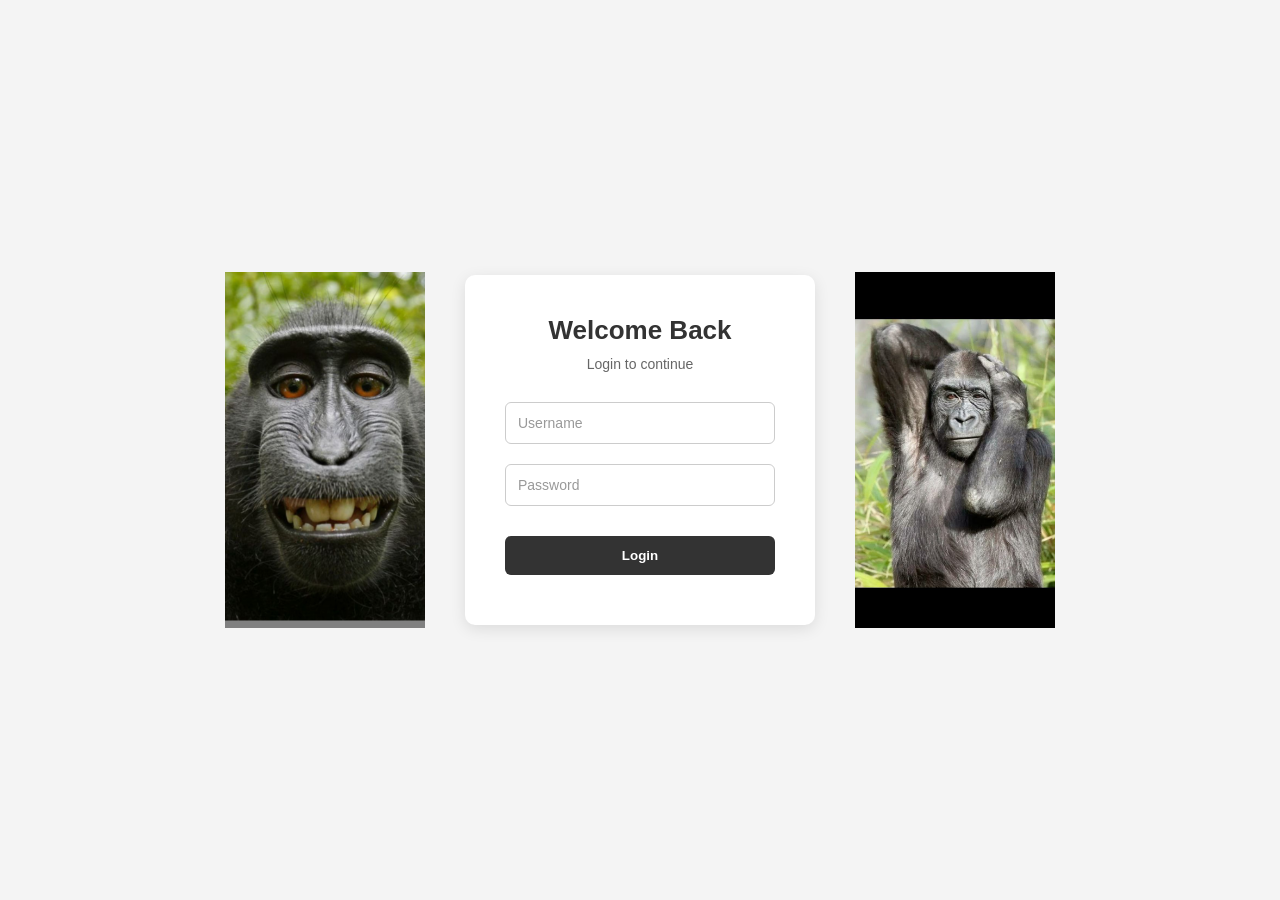
<file: index.html>
<!DOCTYPE html>
<html lang="en">
<head>
<meta charset="UTF-8">
<meta name="viewport" content="width=device-width, initial-scale=1.0">
<title>Aesthetic Login</title>
<link rel="stylesheet" href="style.css">
</head>

<body>

<div class="container">

<img src="chimpanzee.png" class="side-image" alt="Left Image">

<div class="login-box">

<h2>Welcome Back</h2>
<p class="subtitle">Login to continue</p>

<form onsubmit="return validateLogin()">

<input type="text" id="username" placeholder="Username">

<input type="password" id="password" placeholder="Password" onkeyup="checkStrength()">

<p id="strength"></p>

<button type="submit">Login</button>

</form>

<p id="error"></p>

</div>

<img src="chimpanzee2.png" class="side-image" alt="Right Image">

</div>

<script src="script.js"></script>

</body>
</html>
</file>
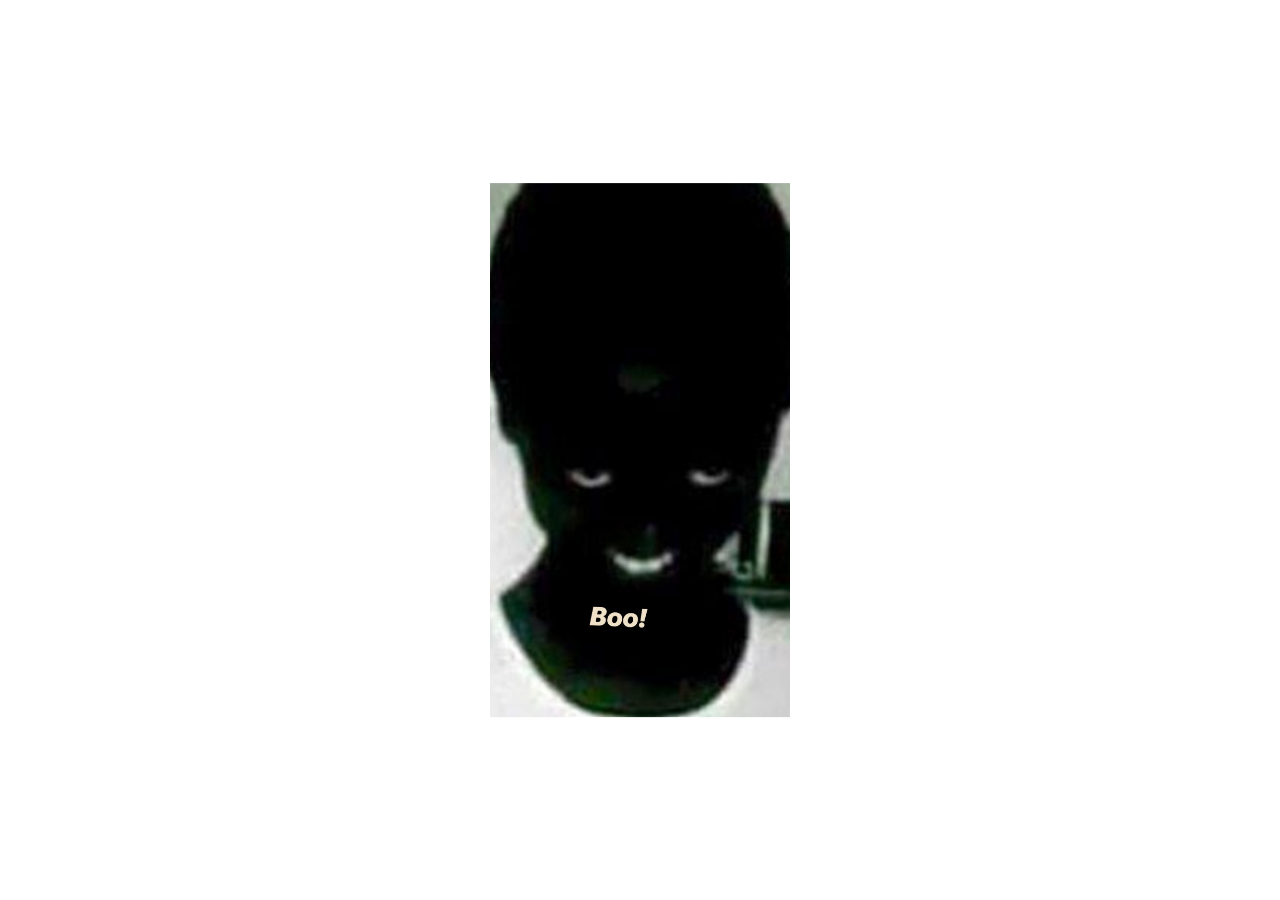
<file: boo.html>
<!DOCTYPE html>
<html lang="en">
<head>
    <meta charset="UTF-8">
    <meta name="viewport" content="width=device-width, initial-scale=1.0">
    <title>Document</title>
    <link rel="stylesheet" href="boo.css">
    
</head>
<body>
    <body onload="hideImage()">

<div id="splash">
    <img src="download.png" id="zoomImage">
</div>

<div class="container">
    <!-- Your login page content -->
</div>

<script src="script2.js"></script>

</body>
</body>
</html>
</file>
<file: style.css>
*{
margin:0;
padding:0;
box-sizing:border-box;
font-family: Arial, Helvetica, sans-serif;
}

body{
height:100vh;
display:flex;
justify-content:center;
align-items:center;
background:#f4f4f4;
}

.container{
display:flex;
justify-content:center;
align-items:center;
}

.login-box{
width:350px;
padding:40px;
background:white;
border-radius:10px;
box-shadow:0 4px 15px rgba(0,0,0,0.1);
text-align:center;
}

.login-box h2{
font-size:26px;
margin-bottom:10px;
color:#333;
}

.subtitle{
font-size:14px;
margin-bottom:20px;
color:#666;
}

.login-box input{
width:100%;
padding:12px;
margin:10px 0;
border:1px solid #ccc;
border-radius:6px;
font-size:14px;
}

.login-box input::placeholder{
color:#999;
}

.login-box button{
width:100%;
padding:12px;
margin-top:15px;
border:none;
border-radius:6px;
background:#333;
color:white;
font-weight:bold;
cursor:pointer;
}

.login-box button:hover{
background:#555;
}

#strength{
font-size:13px;
margin-top:5px;
font-weight:bold;
}

#error{
color:red;
margin-top:10px;
font-size:14px;
}


.container{
display:flex;
justify-content:center;
align-items:center;
gap:40px;
}

.side-image{
width:200px;
height:auto;
}

.login-box{
width:350px;
padding:40px;
background:white;
border-radius:10px;
box-shadow:0 4px 15px rgba(0,0,0,0.1);
text-align:center;
}
</file>
<file: boo.css>
#splash{
position:fixed;
top:0;
left:0;
width:100%;
height:100%;
background:white;
display:flex;
justify-content:center;
align-items:center;
z-index:999;
}

body{
    background-color: black;
}

#zoomImage{
width:200px;
animation:zoomEffect 2s ease forwards;
}

@keyframes zoomEffect{
0%{
transform:scale(0.5);
opacity:0;
}

100%{
transform:scale(1.5);
opacity:1;
}
}
</file>
